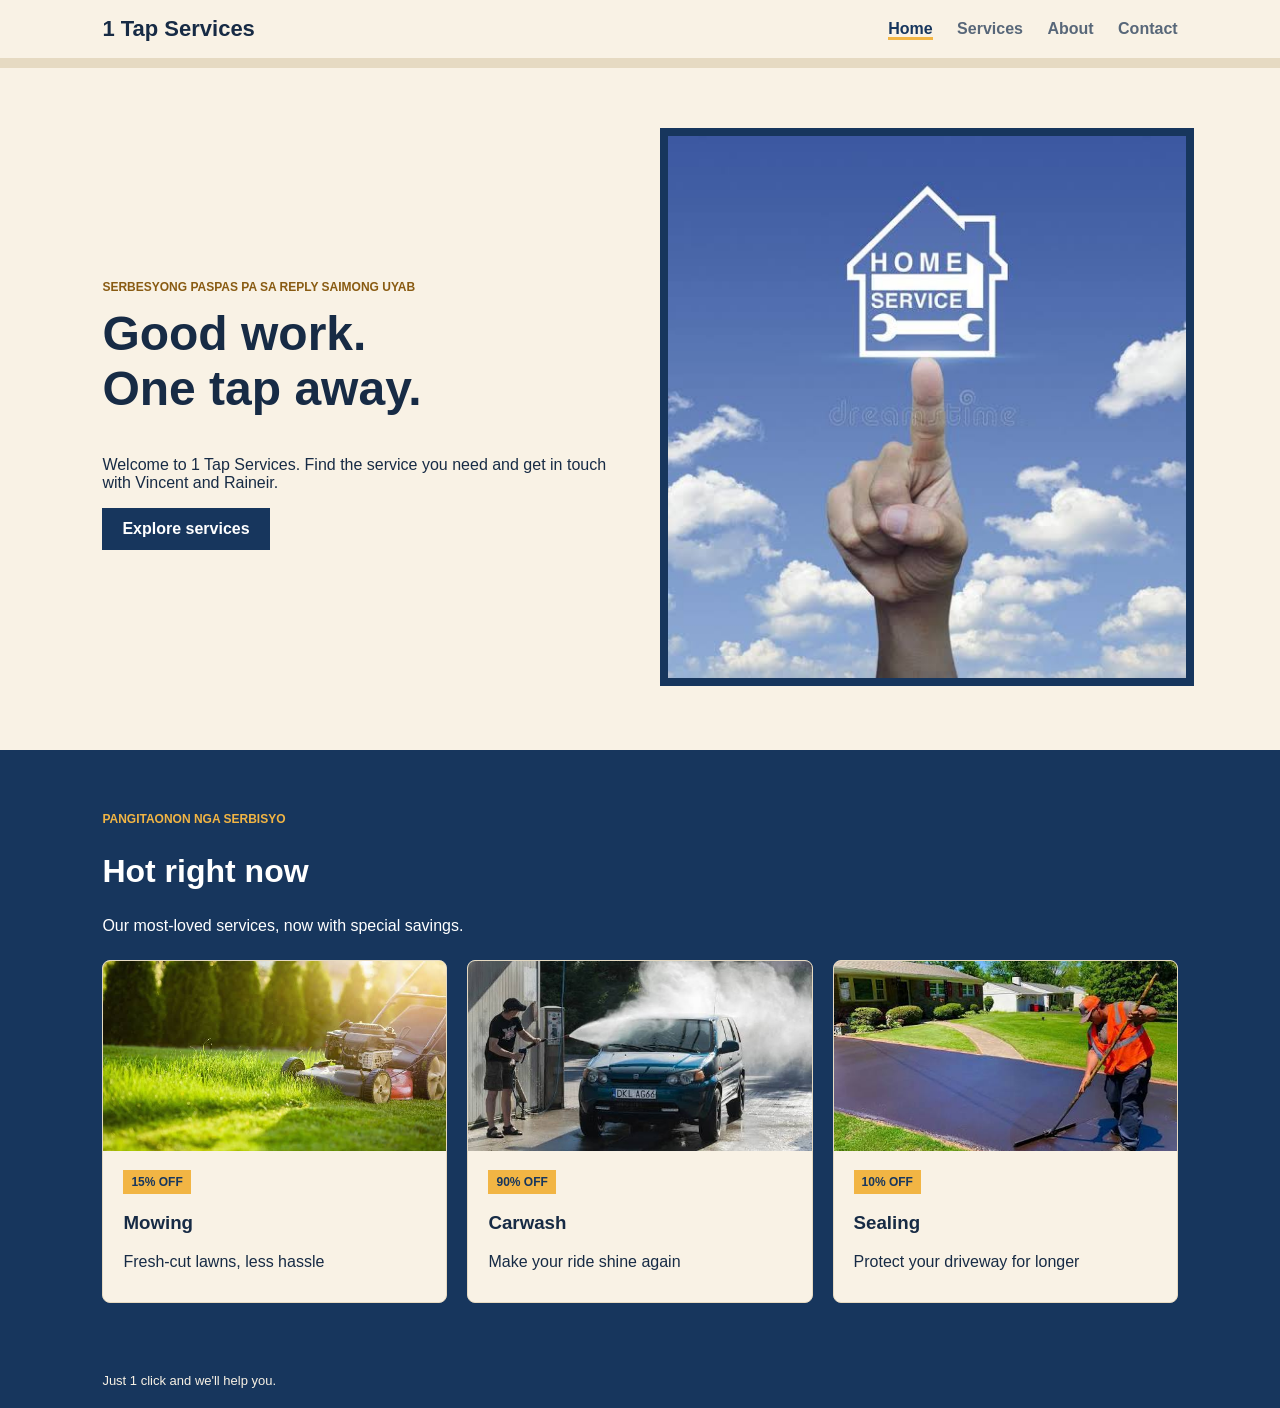
<file: index.html>
<!doctype html>
<html>
  <head>
    <meta name="viewport" content="width=device-width, initial-scale=1" />
    <title>1 Tap Services | PasPas nga Serbesyo Para Kaninyo</title>
    <link rel="stylesheet" href="styles.css" />
  </head>
  <body>
    <header>
      <a class="brand" href="index.html">1 Tap Services</a>
      <nav>
        <a class="active" href="index.html">Home</a>
        <a href="services.html">Services</a>
        <a href="about.html">About</a>
        <a href="contact.html">Contact</a>
      </nav>
    </header>

    <section class="hero">
      <div class="hero-text">
        <p class="small-title">Serbesyong Paspas pa sa reply saimong uyab</p>
        <h1>Good work.<br />One tap away.</h1>
        <p>
          Welcome to 1 Tap Services. Find the service you need and get in touch
          with Vincent and Raineir.
        </p>
        <a class="button" href="services.html">Explore services</a>
      </div>
      <div class="hero-image">
        <img src="images/images.jpg" alt="Featured 1 Tap Services work" />
      </div>
    </section>

    <section class="section navy">
      <p class="small-title yellow-text">pangitaonon nga serbisyo</p>
      <h2>Hot right now</h2>
      <p>Our most-loved services, now with special savings.</p>

      <div class="cards">
        <div class="card">
          <img src="images/mowing.jpg" alt="Lawn mowing service" />
          <div class="card-text">
            <span class="badge">15% OFF</span>
            <h3>Mowing</h3>
            <p>Fresh-cut lawns, less hassle</p>
          </div>
        </div>

        <div class="card">
          <img src="images/carwash.jpg" alt="Car wash service" />
          <div class="card-text">
            <span class="badge">90% OFF</span>
            <h3>Carwash</h3>
            <p>Make your ride shine again</p>
          </div>
        </div>

        <div class="card">
          <img src="images/sealing.jpg" alt="Driveway sealing service" />
          <div class="card-text">
            <span class="badge">10% OFF</span>
            <h3>Sealing</h3>
            <p>Protect your driveway for longer</p>
          </div>
        </div>
      </div>
    </section>

    <footer>
      <p>Just 1 click and we'll help you.</p>
    </footer>
  </body>
</html>
</file>
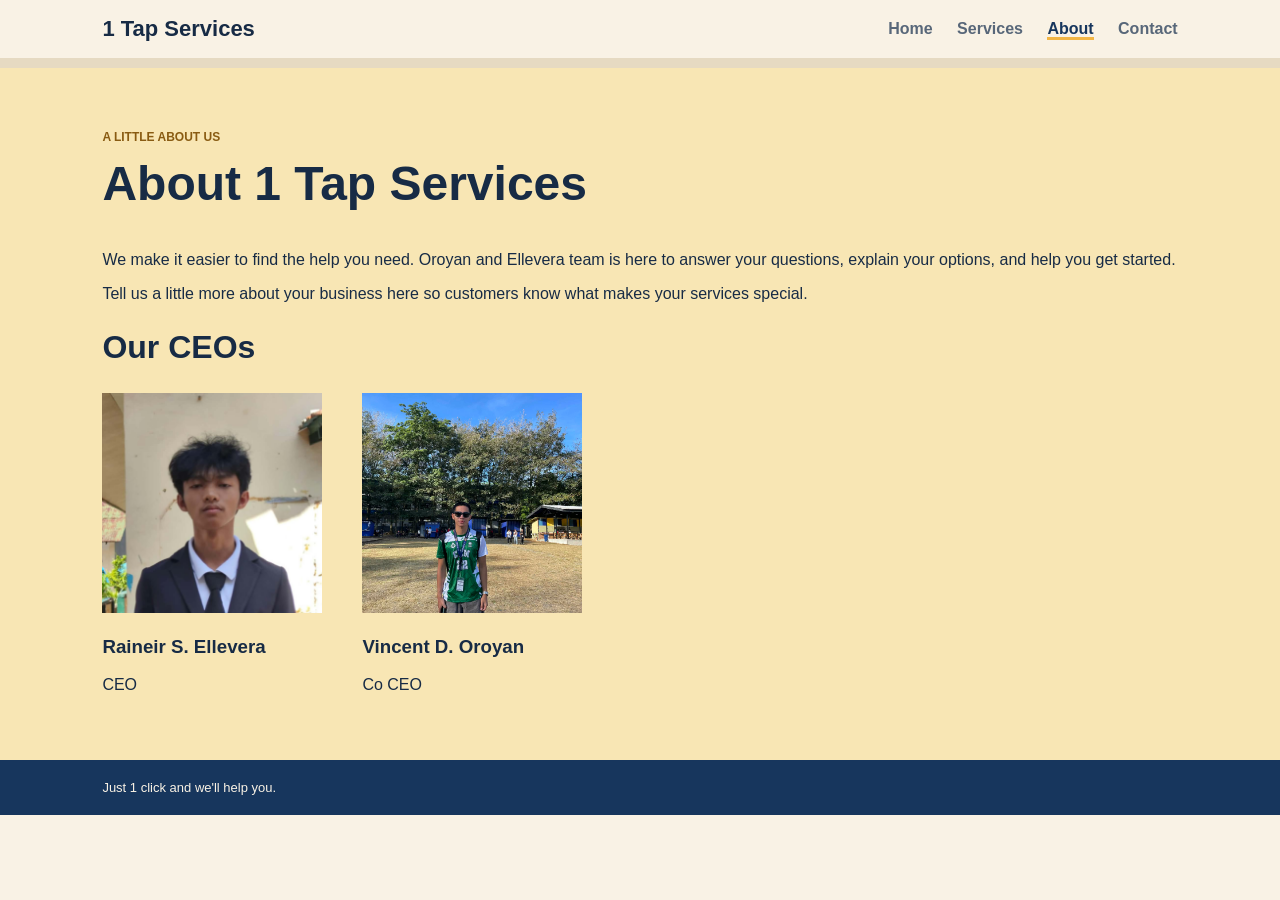
<file: about.html>
<!doctype html>
<html>
  <head>
    <meta name="viewport" content="width=device-width, initial-scale=1" />
    <title>About - 1 Tap Services</title>
    <link rel="stylesheet" href="styles.css" />
  </head>
  <body>
    <header>
      <a class="brand" href="index.html">1 Tap Services</a>
      <nav>
        <a href="index.html">Home</a>
        <a href="services.html">Services</a>
        <a class="active" href="about.html">About</a>
        <a href="contact.html">Contact</a>
      </nav>
    </header>

    <section class="section yellow">
      <p class="small-title">A little about us</p>
      <h1>About 1 Tap Services</h1>
      <p>
        We make it easier to find the help you need. Oroyan and Ellevera team is
        here to answer your questions, explain your options, and help you get
        started.
      </p>
      <p>
        Tell us a little more about your business here so customers know what
        makes your services special.
      </p>

      <h2>Our CEOs</h2>
      <div class="ceos">
        <div class="ceo">
          <img src="images/Rain.jpg" alt="Raineir S. Ellevera, CEO" />
          <h3>Raineir S. Ellevera</h3>
          <p>CEO</p>
        </div>

        <div class="ceo">
          <img src="images/Vince.jpg" alt="Vincent D. Oroyan, Co CEO" />
          <h3>Vincent D. Oroyan</h3>
          <p>Co CEO</p>
        </div>
      </div>
    </section>

    <footer>
      <p>Just 1 click and we'll help you.</p>
    </footer>
  </body>
</html>
</file>
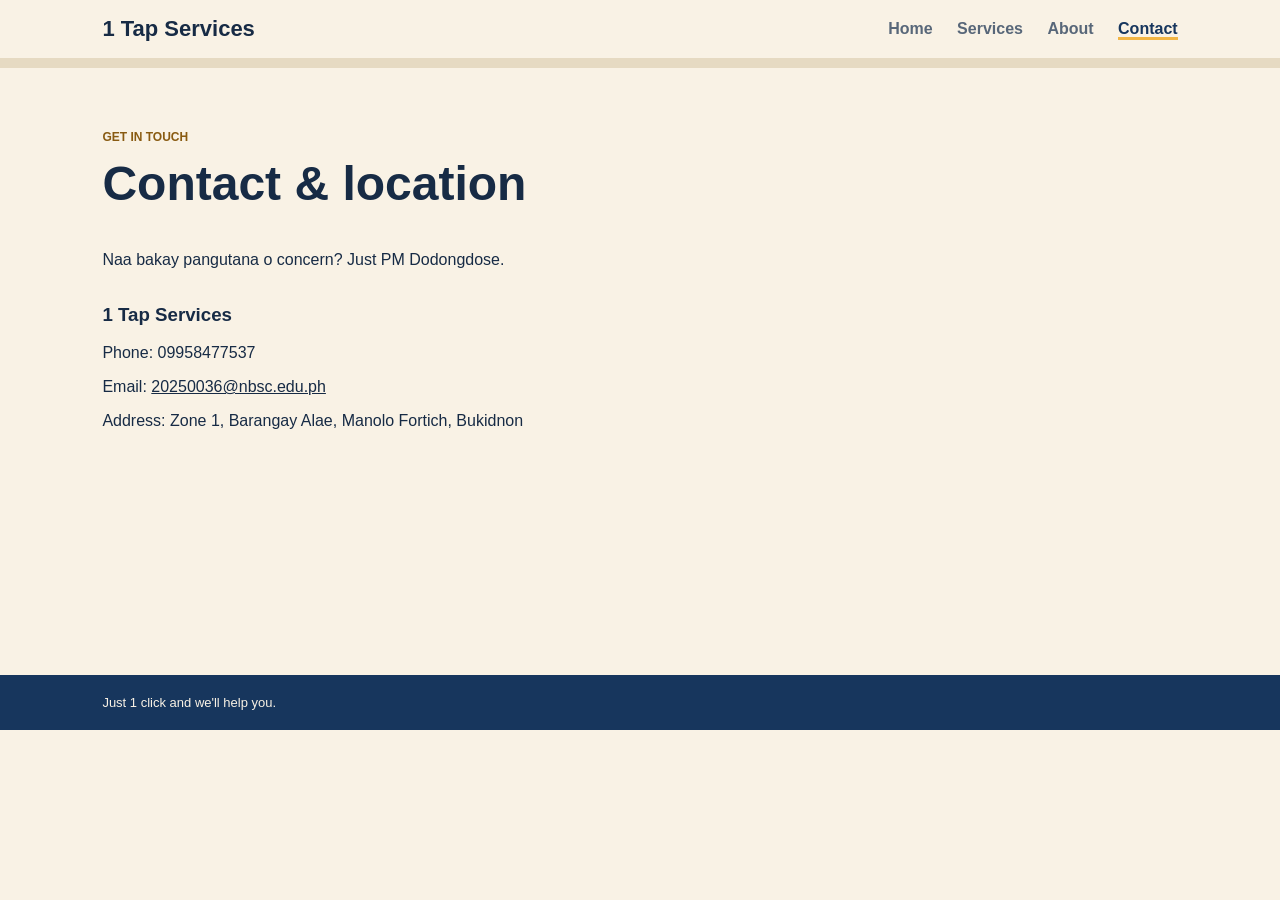
<file: contact.html>
<!doctype html>
<html>
  <head>
    <meta name="viewport" content="width=device-width, initial-scale=1" />
    <title>Contact - 1 Tap Services</title>
    <link rel="stylesheet" href="styles.css" />
  </head>
  <body>
    <header>
      <a class="brand" href="index.html">1 Tap Services</a>
      <nav>
        <a href="index.html">Home</a>
        <a href="services.html">Services</a>
        <a href="about.html">About</a>
        <a class="active" href="contact.html">Contact</a>
      </nav>
    </header>

    <section class="section white">
      <p class="small-title">Get in touch</p>
      <h1>Contact &amp; location</h1>
      <p>Naa bakay pangutana o concern? Just PM Dodongdose.</p>

      <div class="contact">
        <div class="contact-info">
          <h3>1 Tap Services</h3>
          <p>Phone: 09958477537</p>
          <p>
            Email:
            <a href="mailto:20250036@nbsc.edu.ph">20250036@nbsc.edu.ph</a>
          </p>
          <p>Address: Zone 1, Barangay Alae, Manolo Fortich, Bukidnon</p>
        </div>

        <iframe
          class="map"
          title="Map of Barangay Alae, Manolo Fortich, Bukidnon"
          src="https://maps.google.com/maps?q=Barangay%20Alae%2C%20Manolo%20Fortich%2C%20Bukidnon%2C%20Philippines&z=14&output=embed"
        ></iframe>
      </div>
    </section>

    <footer>
      <p>Just 1 click and we'll help you.</p>
    </footer>
  </body>
</html>
</file>
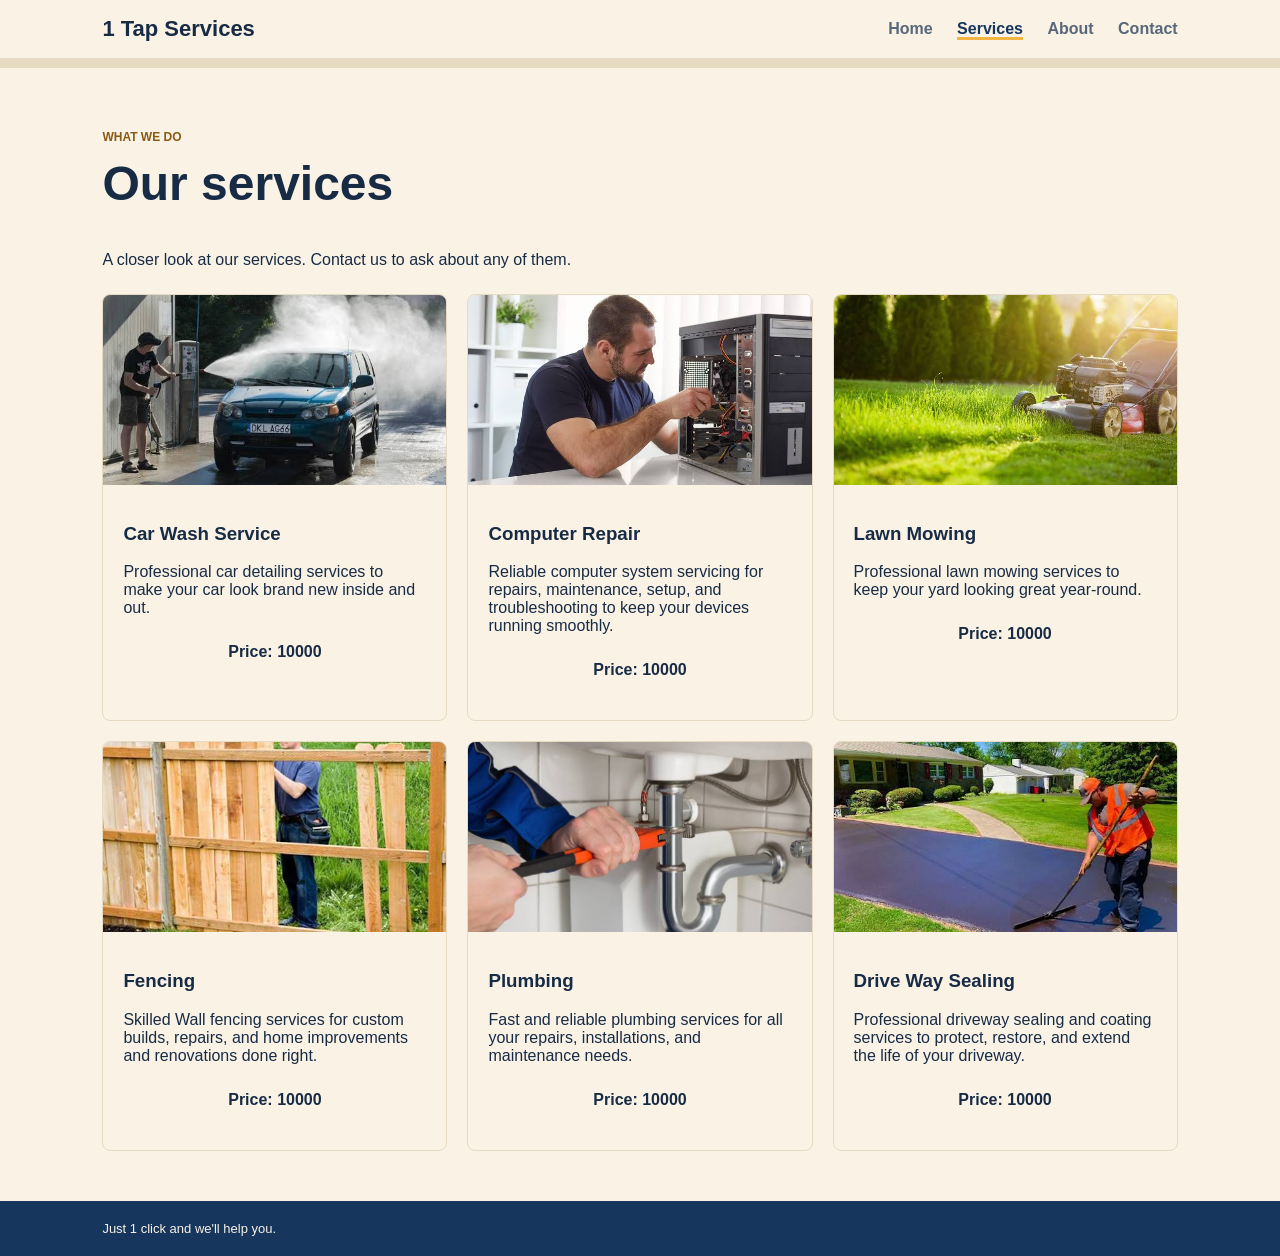
<file: services.html>
<!doctype html>
<html>
  <head>
    <meta name="viewport" content="width=device-width, initial-scale=1" />
    <title>Services - 1 Tap Services</title>
    <link rel="stylesheet" href="styles.css" />
  </head>
  <body>
    <header>
      <a class="brand" href="index.html">1 Tap Services</a>
      <nav>
        <a href="index.html">Home</a>
        <a class="active" href="services.html">Services</a>
        <a href="about.html">About</a>
        <a href="contact.html">Contact</a>
      </nav>
    </header>

    <section class="section white">
      <p class="small-title">What we do</p>
      <h1>Our services</h1>
      <p>A closer look at our services. Contact us to ask about any of them.</p>

      <div class="cards">
        <div class="card">
          <img src="images/carwash.jpg" alt="Car wash service" />
          <div class="card-text">
            <h3>Car Wash Service</h3>
            <p>
              Professional car detailing services to make your car look brand
              new inside and out.
            </p>
            <p class="price">Price: 10000</p>
          </div>
        </div>

        <div class="card">
          <img src="images/computer.jpg" alt="Computer repair service" />
          <div class="card-text">
            <h3>Computer Repair</h3>
            <p>
              Reliable computer system servicing for repairs, maintenance,
              setup, and troubleshooting to keep your devices running smoothly.
            </p>
            <p class="price">Price: 10000</p>
          </div>
        </div>

        <div class="card">
          <img src="images/mowing.jpg" alt="Lawn mowing service" />
          <div class="card-text">
            <h3>Lawn Mowing</h3>
            <p>
              Professional lawn mowing services to keep your yard looking great
              year-round.
            </p>
            <p class="price">Price: 10000</p>
          </div>
        </div>

        <div class="card">
          <img src="images/fencing.jpg" alt="Fencing service" />
          <div class="card-text">
            <h3>Fencing</h3>
            <p>
              Skilled Wall fencing services for custom builds, repairs, and home
              improvements and renovations done right.
            </p>
            <p class="price">Price: 10000</p>
          </div>
        </div>

        <div class="card">
          <img src="images/plumbing.jpg" alt="Plumbing service" />
          <div class="card-text">
            <h3>Plumbing</h3>
            <p>
              Fast and reliable plumbing services for all your repairs,
              installations, and maintenance needs.
            </p>
            <p class="price">Price: 10000</p>
          </div>
        </div>

        <div class="card">
          <img src="images/sealing.jpg" alt="Driveway sealing service" />
          <div class="card-text">
            <h3>Drive Way Sealing</h3>
            <p>
              Professional driveway sealing and coating services to protect,
              restore, and extend the life of your driveway.
            </p>
            <p class="price">Price: 10000</p>
          </div>
        </div>
      </div>
    </section>

    <footer>
      <p>Just 1 click and we'll help you.</p>
    </footer>
  </body>
</html>
</file>
<file: styles.css>
body {
  margin: 0;
  font-family: Arial, sans-serif;
  color: #172b45;
  background: #f9f2e5;
}
a {
  color: inherit;
}
img {
  width: 100%;
}
h1 {
  margin-top: 0;
  font-size: 48px;
}
h2 {
  font-size: 32px;
}
header {
  display: flex;
  justify-content: space-between;
  align-items: center;
  padding: 16px 8%;
  border-bottom: 10px solid #e6dac2;
}
.brand {
  font-size: 22px;
  font-weight: bold;
  text-decoration: none;
}
nav a {
  margin-left: 20px;
  font-weight: bold;
  color: #586779;
  text-decoration: none;
}
nav a.active {
  color: #17365d;
  border-bottom: 3px solid #f2b544;
}

.section {
  padding: 50px 8%;
}
.hero {
  display: flex;
  align-items: center;
  gap: 40px;
  padding: 60px 8%;
}
.hero-text,
.hero-image {
  flex: 1;
}
.hero-image img {
  width: 100%;
  max-width: 100%x;
  height: auto;
  object-fit: contain;
  border: 8px solid #17365d;
}
.small-title {
  font-size: 12px;
  font-weight: bold;
  color: #895b12;
  text-transform: uppercase;
}
.button {
  display: inline-block;
  padding: 12px 20px;
  color: white;
  background: #17365d;
  text-decoration: none;
  font-weight: bold;
}

.navy {
  color: white;
  background: #17365d;
}
.navy .small-title {
  color: #f2b544;
}
.white {
  background: #f9f2e5;
}
.yellow {
  background: #f8e6b4;
}

.cards {
  display: grid;
  grid-template-columns: 1fr 1fr 1fr;
  gap: 20px;
  margin-top: 25px;
}
.card {
  color: #172b45;
  background: #f9f2e5;
  border: 1px solid #e6dac2;
  border-radius: 8px;
  overflow: hidden;
  cursor: pointer;
  transition: all 0.3s ease;
}
.card:hover {
  transform: translateY(-5px);
  box-shadow: 0 5px 15px rgba(0, 0, 0, 0.15);
}
.card img {
  height: 190px;
  object-fit: cover;
}
.card-text {
  padding: 15px 20px;
}
.badge {
  display: inline-block;
  padding: 5px 8px;
  font-size: 12px;
  font-weight: bold;
  color: #17365d;
  background: #f2b544;
}
.price {
  font-weight: bold;
  text-align: center;
  padding: 10px 20px;
  cursor: pointer;
}
.price:hover {
  color: #17365d;
  background: #f2b544;
  border: 2px solid #17365d;
  border-radius: 10;
  transform: scale(1.05);
}

.ceos,
.contact {
  display: flex;
  gap: 40px;
}
.ceo img {
  width: 220px;
  height: 220px;
  object-fit: cover;
}
.map {
  flex: 2;
  height: 340px;
  border: 0;
}

footer {
  display: flex;
  justify-content: space-between;
  padding: 20px 8%;
  font-size: 13px;
  color: #f9f2e5;
  background: #17365d;
}
footer p {
  margin: 0;
}

@media (max-width: 700px) {
  header,
  .hero,
  .contact,
  .ceos,
  footer {
    flex-direction: column;
  }
  .cards {
    grid-template-columns: 1fr;
  }
}
</file>
